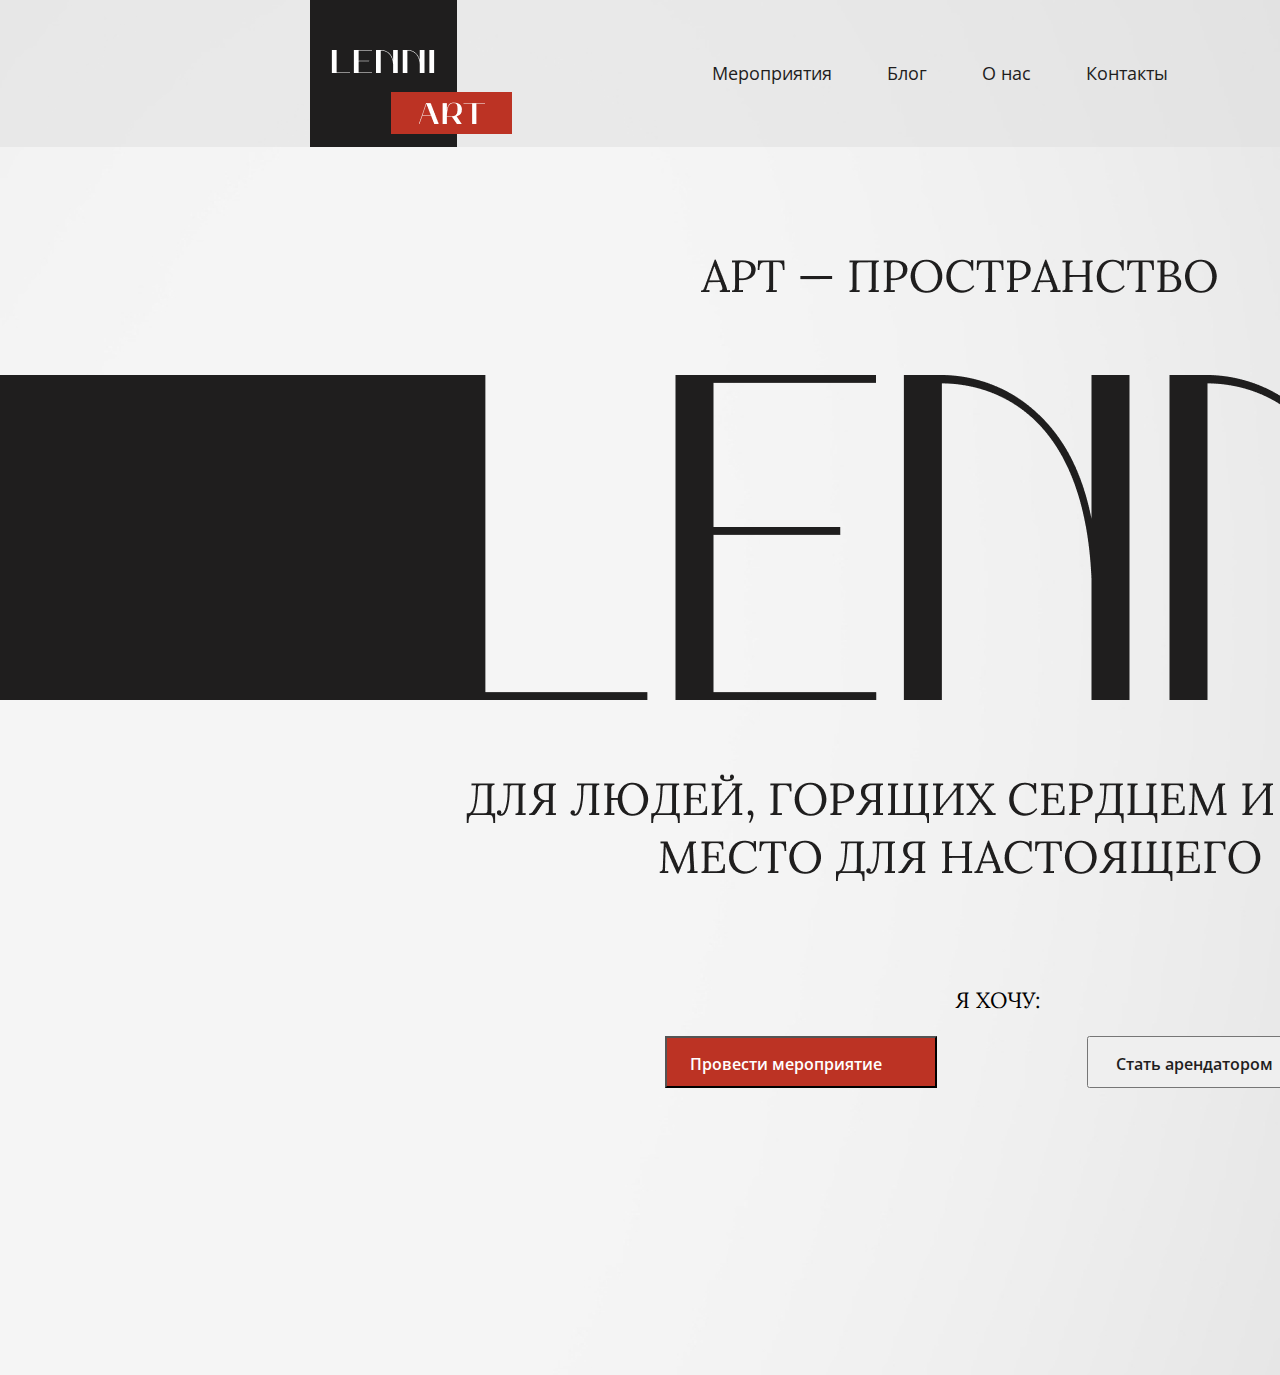
<file: index.html>
<!DOCTYPE html>
<html lang="en">
  <head>
    <meta charset="UTF-8" />
    <meta name="viewport" content="width=device-width, initial-scale=1.0" />
    <link rel="stylesheet" href="css/main.css" />
    <link rel="preconnect" href="https://fonts.googleapis.com" />
    <link rel="preconnect" href="https://fonts.gstatic.com" crossorigin />
    <link
      href="https://fonts.googleapis.com/css2?family=Open+Sans:ital,wght@0,300..800;1,300..800&display=swap"
      rel="stylesheet"
    />
    <link rel="preconnect" href="https://fonts.googleapis.com">
    <link rel="preconnect" href="https://fonts.gstatic.com" crossorigin>
    <link href="https://fonts.googleapis.com/css2?family=Lora:ital,wght@0,400..700;1,400..700&display=swap" rel="stylesheet">
    <title>Document</title>
  </head>
  <body>
    <header class="header">
      <div class="container">
        <div class="header__inner">
          <img src="img/logo.png" alt="logo" />

          <nav class="nav">
            <a class="navlink" href="#">Мероприятия</a>
            <a class="navlink" href="#">Блог</a>
            <a class="navlink" href="#">О нас</a>
            <a class="navlink" href="#">Контакты</a>
          </nav>
          <div class="log">
            <a class="login" href="#"> Войти</span></a>
          </div>
          <!-- div log -->
        </div>
        <!-- div header__inner -->
      </div>
      <!-- div container -->
    </header>

    <main class="main">
        <div class="citate__up">
          <img src="img/цитата.png" alt="citate">
        </div>
        <div class="main__image">
          <img src="img/LENNI.png" alt="lenniBlack">
        </div>
        <div class="button">
          <p class="iwant">Я ХОЧУ:</p>
            <button class="btrd">Провести мероприятие</button>
            <button class="btgr">Стать арендатором</button>
        </div>

    </main>
  </body>
</html>
</file>
<file: css/main.css>
body {
  margin: 0;
  font-family: "Open Sans";
  background: url(../img/fon.jpg);
}
.header {
  width: 1920px;
  height: 147px;
  background-color: #dedede80;
}
.container {
  width: 100%;
  max-width: 1300px;
  margin: 0 auto;
}
.header__inner {
  display: flex;
  justify-content: flex-start;
}
.nav {
  font-size: 18px;
  font-family: Open Sans;
  margin-top: 61px;
  margin-left: 200px;
}
.navlink {
  display: inline-block;
  vertical-align: top;
  text-decoration: none;
  margin-right: 50px;
  color: #1f1e1e;
}
.log {
  font-size: 18px;
  font-family: Open Sans;
  margin-top: 61px;
  margin-left: 200px;
}
.login {
  border-style: solid;
  border-width: 1px;
  border-color: #1f1e1e;
  padding: 15px 40px 15px 40px;
  text-decoration: none;
  color: #1f1e1e;
}

.main {
  width: 1920px;
  height: 1000px;
  margin-top: 228px;
}
.citate__up {
  width: 990px;
  height: 639px;
  top: 247px;
  left: 465px;
  position: absolute;
}
.citText {
  font-family: Lora;
  font-weight: 400;
  font-size: 45px;
  color: #1f1e1e;
}
.main__image {
  width: 1920px;
  height: 325px;
  top: 475px;
}
.button {
  width: 700px;
  height: 128px;
  margin-top: 286px;
  margin-left: 648px;
  text-align: center;
}
.iwant {
  font-family: Lora;
  font-size: 22px;
  font-weight: 400;
  align-items: center;
  left: 648px;
}
.btrd {
  width: 272px;
  height: 52px;
  background-color: #bc3324;
  color: #fff;
  font-family: Open Sans;
  font-size: 16px;
  font-weight: 600;
  margin-right: 146px;
  padding: 15px 40px 15px 10px;
}
.btgr {
  width: 245px;
  height: 52px;
  color: #1f1e1e;
  font-family: Open Sans;
  font-size: 16px;
  font-weight: 600;
  padding: 15px 40px 15px 10px;
}
</file>
